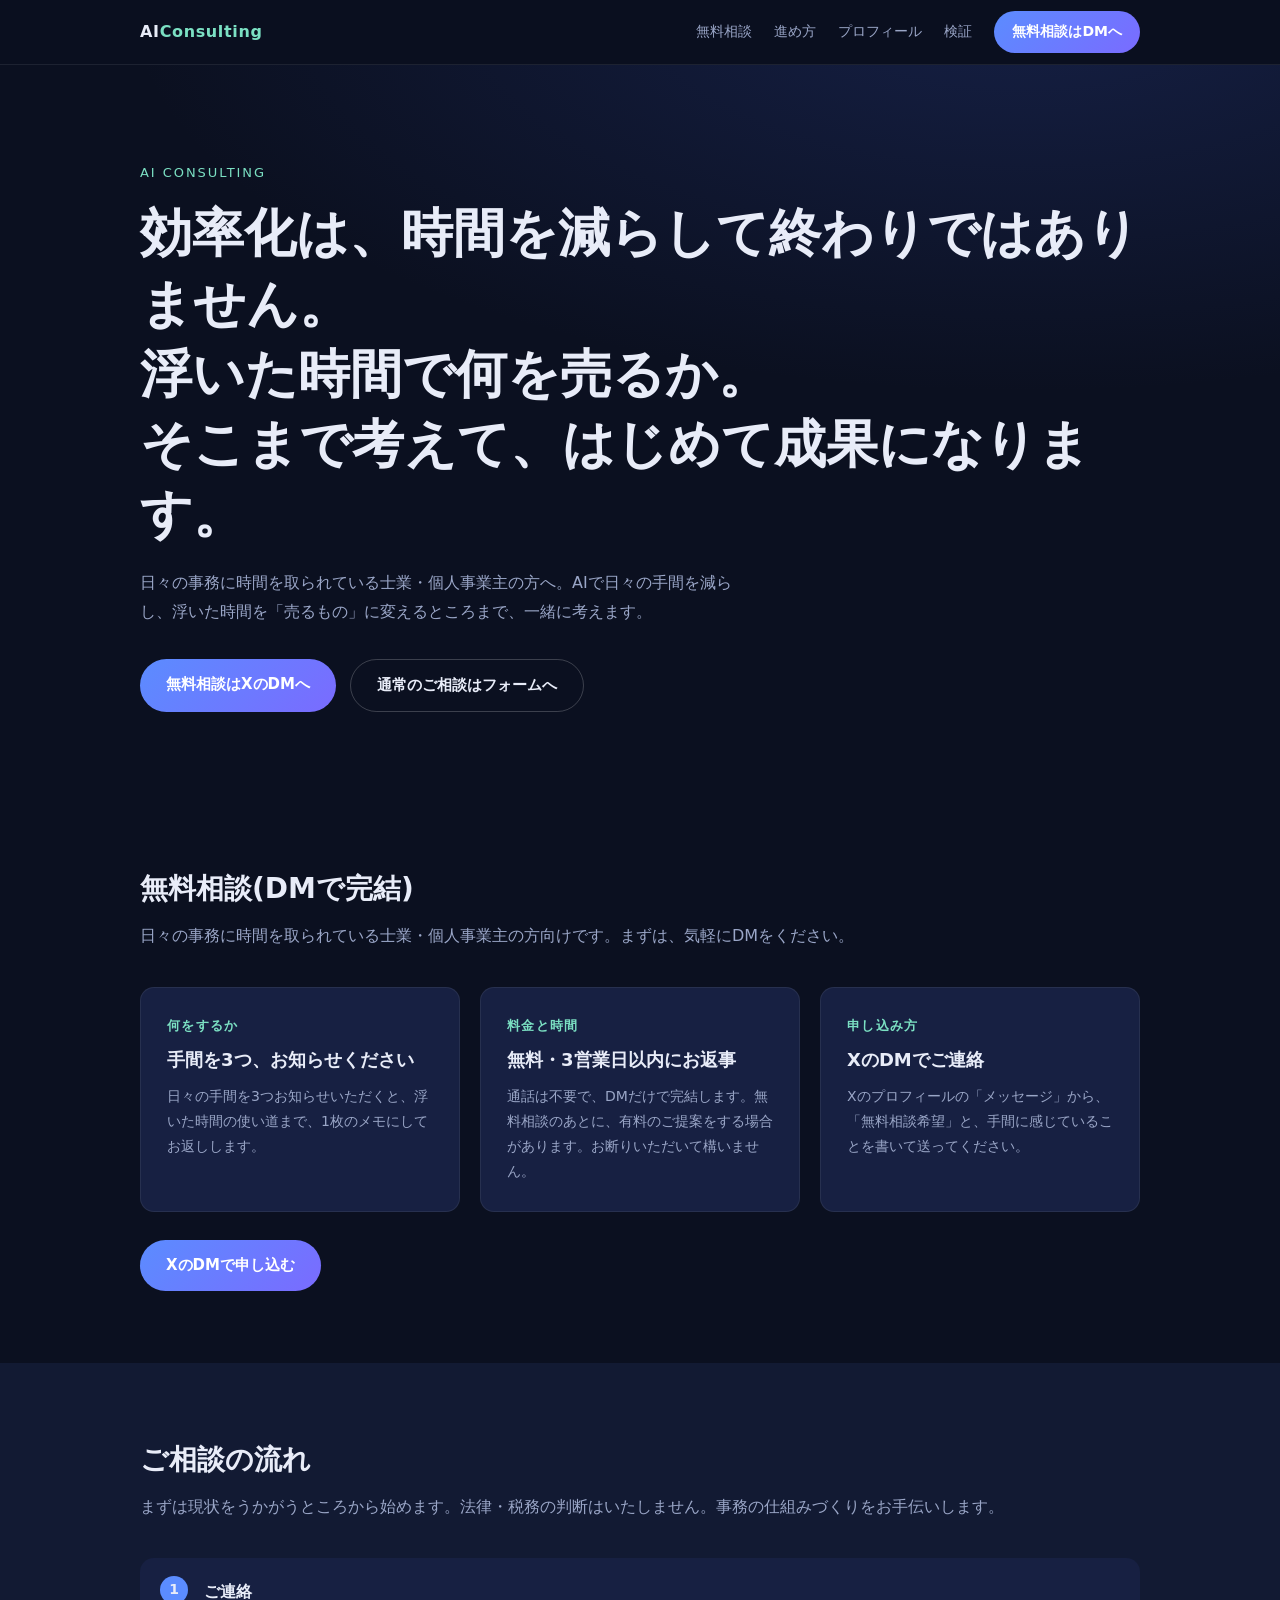
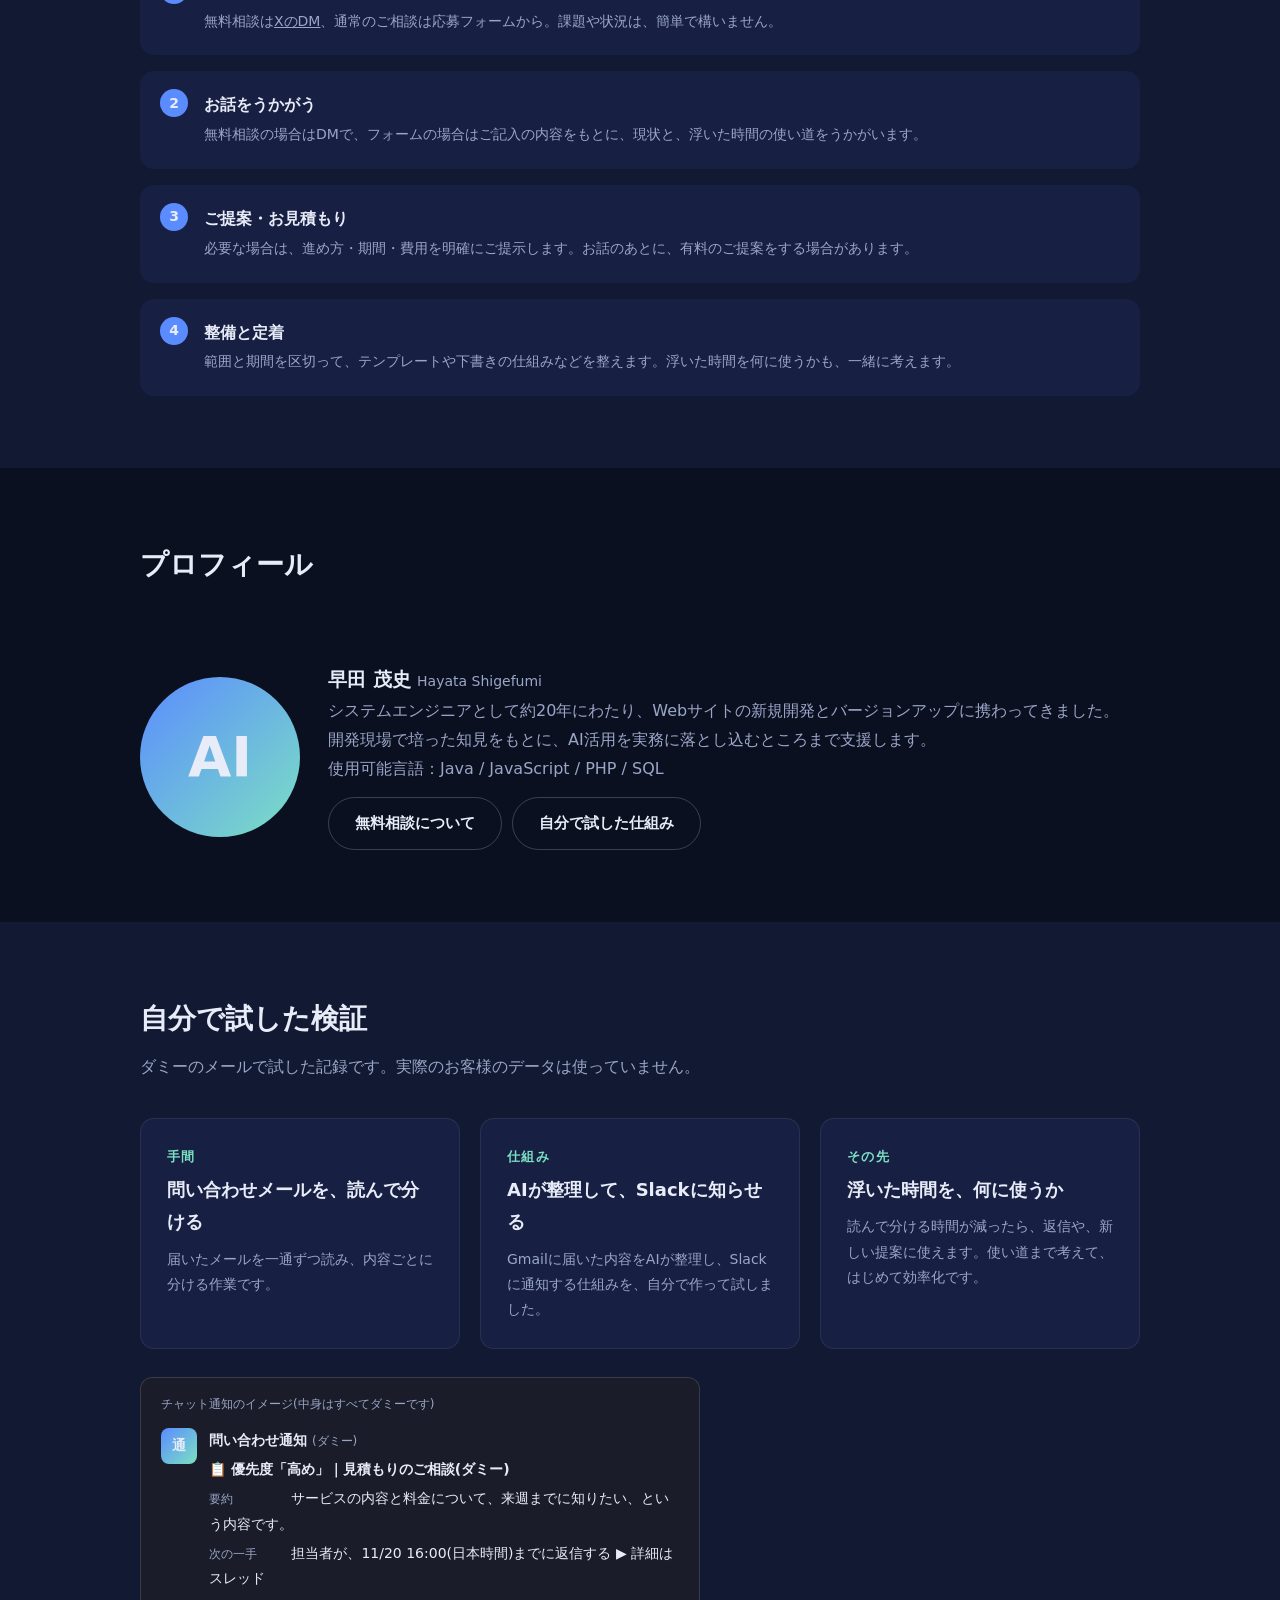
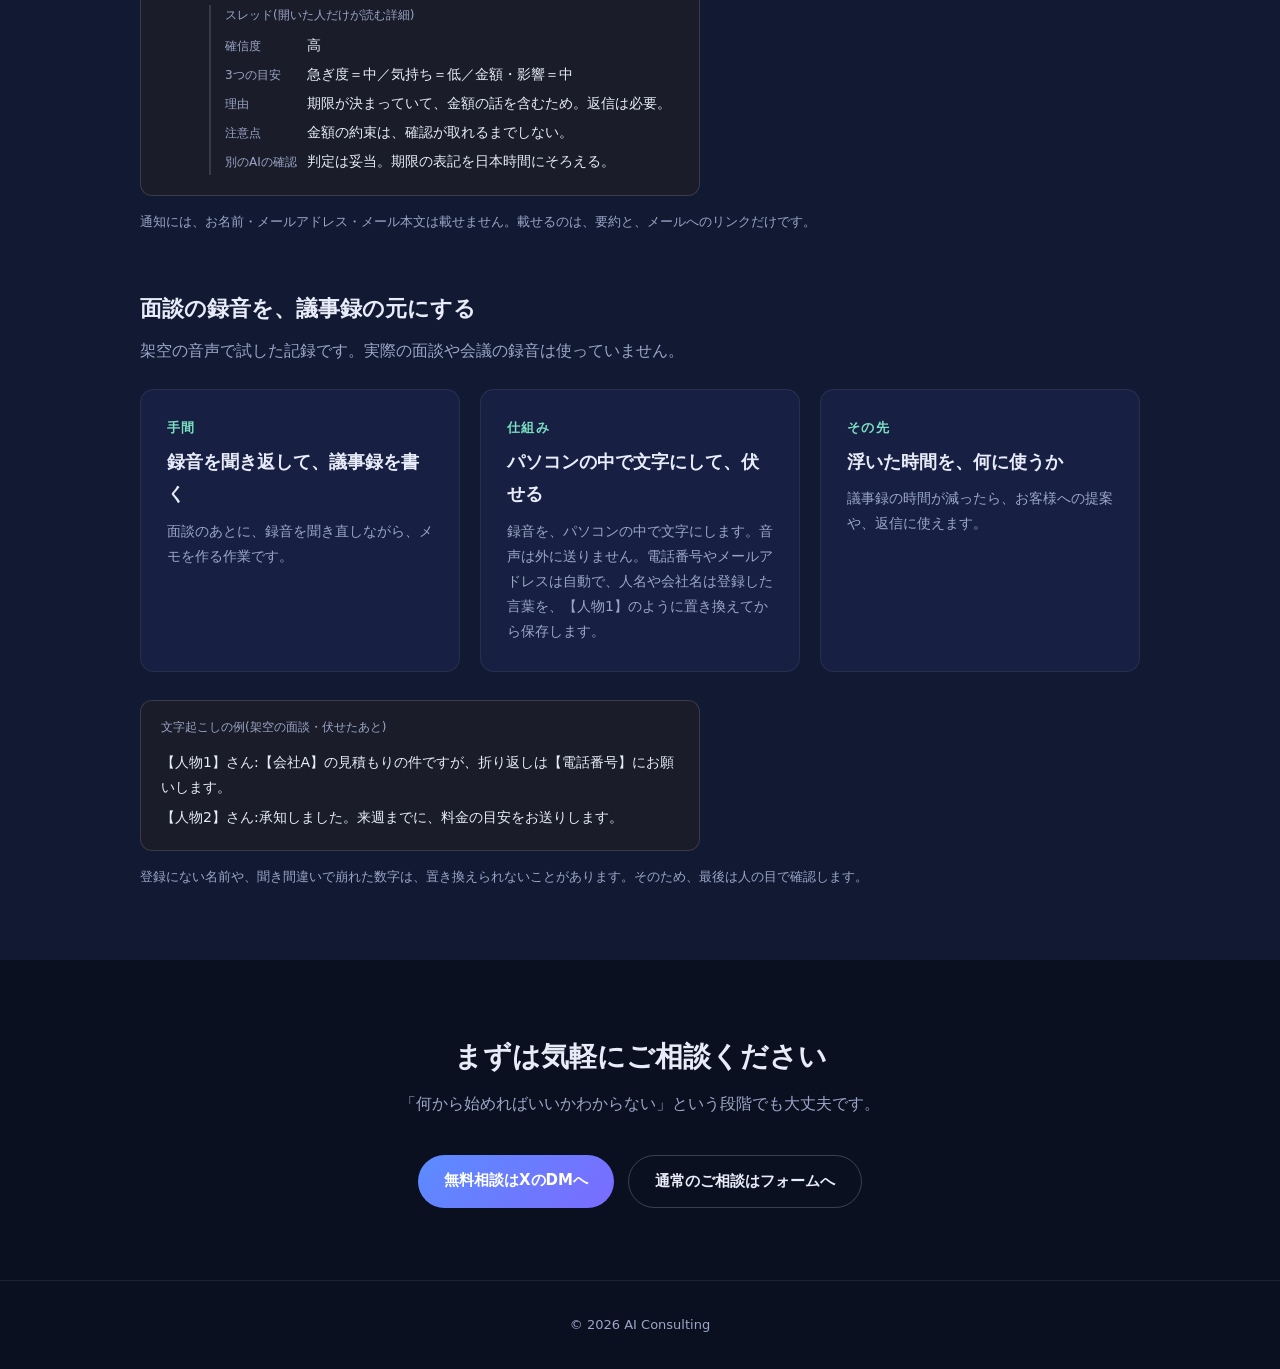
<file: index.html>
<!doctype html>
<html lang="ja">
<head>
<meta charset="utf-8">
<meta name="viewport" content="width=device-width, initial-scale=1">
<title>AIコンサルタント | 事務をAIで楽にし、浮いた時間の使い道まで考える</title>
<meta name="description" content="日々の事務に時間を取られている士業・個人事業主の方向けに、AIで手間を減らし、浮いた時間で何を売るかまで一緒に考えるAIコンサルタントのサイトです。">
<link rel="stylesheet" href="style.css">
</head>
<body>
<header>
  <div class="wrap">
    <a href="index.html" class="logo">AI<span>Consulting</span></a>
    <nav>
      <a href="#free" class="hide">無料相談</a>
      <a href="#flow" class="hide">進め方</a>
      <a href="#about" class="hide">プロフィール</a>
      <a href="#verify" class="hide">検証</a>
      <a href="https://x.com/kuronekoChance" target="_blank" rel="noopener" class="btn">無料相談はDMへ</a>
    </nav>
  </div>
</header>

<main>
  <div class="hero">
    <div class="wrap">
      <div class="tag">AI CONSULTING</div>
      <h1>効率化は、時間を減らして終わりではありません。<br>浮いた時間で何を売るか。<br>そこまで考えて、はじめて成果になります。</h1>
      <p>日々の事務に時間を取られている士業・個人事業主の方へ。AIで日々の手間を減らし、浮いた時間を「売るもの」に変えるところまで、一緒に考えます。</p>
      <div class="cta">
        <a href="https://x.com/kuronekoChance" target="_blank" rel="noopener" class="btn">無料相談はXのDMへ</a>
        <a href="apply.html" class="btn ghost">通常のご相談はフォームへ</a>
      </div>
    </div>
  </div>

  <section id="free">
    <div class="wrap">
      <h2>無料相談(DMで完結)</h2>
      <p class="lead">日々の事務に時間を取られている士業・個人事業主の方向けです。まずは、気軽にDMをください。</p>
      <div class="grid">
        <div class="card">
          <div class="num">何をするか</div>
          <h3>手間を3つ、お知らせください</h3>
          <p>日々の手間を3つお知らせいただくと、浮いた時間の使い道まで、1枚のメモにしてお返しします。</p>
        </div>
        <div class="card">
          <div class="num">料金と時間</div>
          <h3>無料・3営業日以内にお返事</h3>
          <p>通話は不要で、DMだけで完結します。無料相談のあとに、有料のご提案をする場合があります。お断りいただいて構いません。</p>
        </div>
        <div class="card">
          <div class="num">申し込み方</div>
          <h3>XのDMでご連絡</h3>
          <p>Xのプロフィールの「メッセージ」から、「無料相談希望」と、手間に感じていることを書いて送ってください。</p>
        </div>
      </div>
      <p style="margin-top:28px"><a href="https://x.com/kuronekoChance" target="_blank" rel="noopener" class="btn">XのDMで申し込む</a></p>
    </div>
  </section>

  <section id="flow" class="alt">
    <div class="wrap">
      <h2>ご相談の流れ</h2>
      <p class="lead">まずは現状をうかがうところから始めます。法律・税務の判断はいたしません。事務の仕組みづくりをお手伝いします。</p>
      <ol class="steps">
        <li><b>ご連絡</b><span>無料相談は<a href="https://x.com/kuronekoChance" target="_blank" rel="noopener" style="text-decoration:underline">XのDM</a>、通常のご相談は応募フォームから。課題や状況は、簡単で構いません。</span></li>
        <li><b>お話をうかがう</b><span>無料相談の場合はDMで、フォームの場合はご記入の内容をもとに、現状と、浮いた時間の使い道をうかがいます。</span></li>
        <li><b>ご提案・お見積もり</b><span>必要な場合は、進め方・期間・費用を明確にご提示します。お話のあとに、有料のご提案をする場合があります。</span></li>
        <li><b>整備と定着</b><span>範囲と期間を区切って、テンプレートや下書きの仕組みなどを整えます。浮いた時間を何に使うかも、一緒に考えます。</span></li>
      </ol>
    </div>
  </section>

  <section id="about">
    <div class="wrap">
      <h2>プロフィール</h2>
      <p class="lead">&nbsp;</p>
      <div class="profile">
        <div class="avatar">AI</div>
        <div>
          <h3>早田 茂史 <span style="color:var(--muted);font-weight:400;font-size:14px">Hayata Shigefumi</span></h3>
          <p style="color:var(--muted)">システムエンジニアとして約20年にわたり、Webサイトの新規開発とバージョンアップに携わってきました。<br>開発現場で培った知見をもとに、AI活用を実務に落とし込むところまで支援します。<br>使用可能言語：Java / JavaScript / PHP / SQL</p>
          <p style="margin-top:14px;display:flex;gap:10px;flex-wrap:wrap"><a href="#free" class="btn ghost">無料相談について</a><a href="#verify" class="btn ghost">自分で試した仕組み</a></p>
        </div>
      </div>
    </div>
  </section>

  <section id="verify" class="alt">
    <div class="wrap">
      <h2>自分で試した検証</h2>
      <p class="lead">ダミーのメールで試した記録です。実際のお客様のデータは使っていません。</p>
      <div class="grid">
        <div class="card">
          <div class="num">手間</div>
          <h3>問い合わせメールを、読んで分ける</h3>
          <p>届いたメールを一通ずつ読み、内容ごとに分ける作業です。</p>
        </div>
        <div class="card">
          <div class="num">仕組み</div>
          <h3>AIが整理して、Slackに知らせる</h3>
          <p>Gmailに届いた内容をAIが整理し、Slackに通知する仕組みを、自分で作って試しました。</p>
        </div>
        <div class="card">
          <div class="num">その先</div>
          <h3>浮いた時間を、何に使うか</h3>
          <p>読んで分ける時間が減ったら、返信や、新しい提案に使えます。使い道まで考えて、はじめて効率化です。</p>
        </div>
      </div>
      <div class="mock" role="group" aria-label="通知のイメージ(ダミー)">
        <div class="mock-bar">チャット通知のイメージ(中身はすべてダミーです)</div>
        <div class="mock-msg">
          <div class="mock-ava">通</div>
          <div>
            <div class="mock-name">問い合わせ通知 <span>(ダミー)</span></div>
            <p class="mock-line"><b>📋 優先度「高め」｜見積もりのご相談(ダミー)</b></p>
            <p class="mock-line"><span>要約</span>サービスの内容と料金について、来週までに知りたい、という内容です。</p>
            <p class="mock-line"><span>次の一手</span>担当者が、11/20 16:00(日本時間)までに返信する ▶ 詳細はスレッド</p>
          </div>
        </div>
        <div class="mock-thread">
          <div class="mock-thread-bar">スレッド(開いた人だけが読む詳細)</div>
          <p class="mock-line"><span>確信度</span>高</p>
          <p class="mock-line"><span>3つの目安</span>急ぎ度＝中／気持ち＝低／金額・影響＝中</p>
          <p class="mock-line"><span>理由</span>期限が決まっていて、金額の話を含むため。返信は必要。</p>
          <p class="mock-line"><span>注意点</span>金額の約束は、確認が取れるまでしない。</p>
          <p class="mock-line"><span>別のAIの確認</span>判定は妥当。期限の表記を日本時間にそろえる。</p>
        </div>
      </div>
      <p class="note" style="margin-top:14px">通知には、お名前・メールアドレス・メール本文は載せません。載せるのは、要約と、メールへのリンクだけです。</p>

      <h3 style="margin:56px 0 8px;font-size:22px">面談の録音を、議事録の元にする</h3>
      <p class="lead" style="margin-bottom:24px">架空の音声で試した記録です。実際の面談や会議の録音は使っていません。</p>
      <div class="grid">
        <div class="card">
          <div class="num">手間</div>
          <h3>録音を聞き返して、議事録を書く</h3>
          <p>面談のあとに、録音を聞き直しながら、メモを作る作業です。</p>
        </div>
        <div class="card">
          <div class="num">仕組み</div>
          <h3>パソコンの中で文字にして、伏せる</h3>
          <p>録音を、パソコンの中で文字にします。音声は外に送りません。電話番号やメールアドレスは自動で、人名や会社名は登録した言葉を、【人物1】のように置き換えてから保存します。</p>
        </div>
        <div class="card">
          <div class="num">その先</div>
          <h3>浮いた時間を、何に使うか</h3>
          <p>議事録の時間が減ったら、お客様への提案や、返信に使えます。</p>
        </div>
      </div>
      <div class="mock" role="group" aria-label="文字起こしの例(架空)">
        <div class="mock-bar">文字起こしの例(架空の面談・伏せたあと)</div>
        <p class="mock-line">【人物1】さん:【会社A】の見積もりの件ですが、折り返しは【電話番号】にお願いします。</p>
        <p class="mock-line">【人物2】さん:承知しました。来週までに、料金の目安をお送りします。</p>
      </div>
      <p class="note" style="margin-top:14px">登録にない名前や、聞き間違いで崩れた数字は、置き換えられないことがあります。そのため、最後は人の目で確認します。</p>
    </div>
  </section>

  <section class="cta-band">
    <div class="wrap">
      <h2>まずは気軽にご相談ください</h2>
      <p class="lead">「何から始めればいいかわからない」という段階でも大丈夫です。</p>
      <p style="display:flex;gap:14px;justify-content:center;flex-wrap:wrap">
        <a href="https://x.com/kuronekoChance" target="_blank" rel="noopener" class="btn">無料相談はXのDMへ</a>
        <a href="apply.html" class="btn ghost">通常のご相談はフォームへ</a>
      </p>
    </div>
  </section>
</main>

<footer>© 2026 AI Consulting</footer>
</body>
</html>
</file>
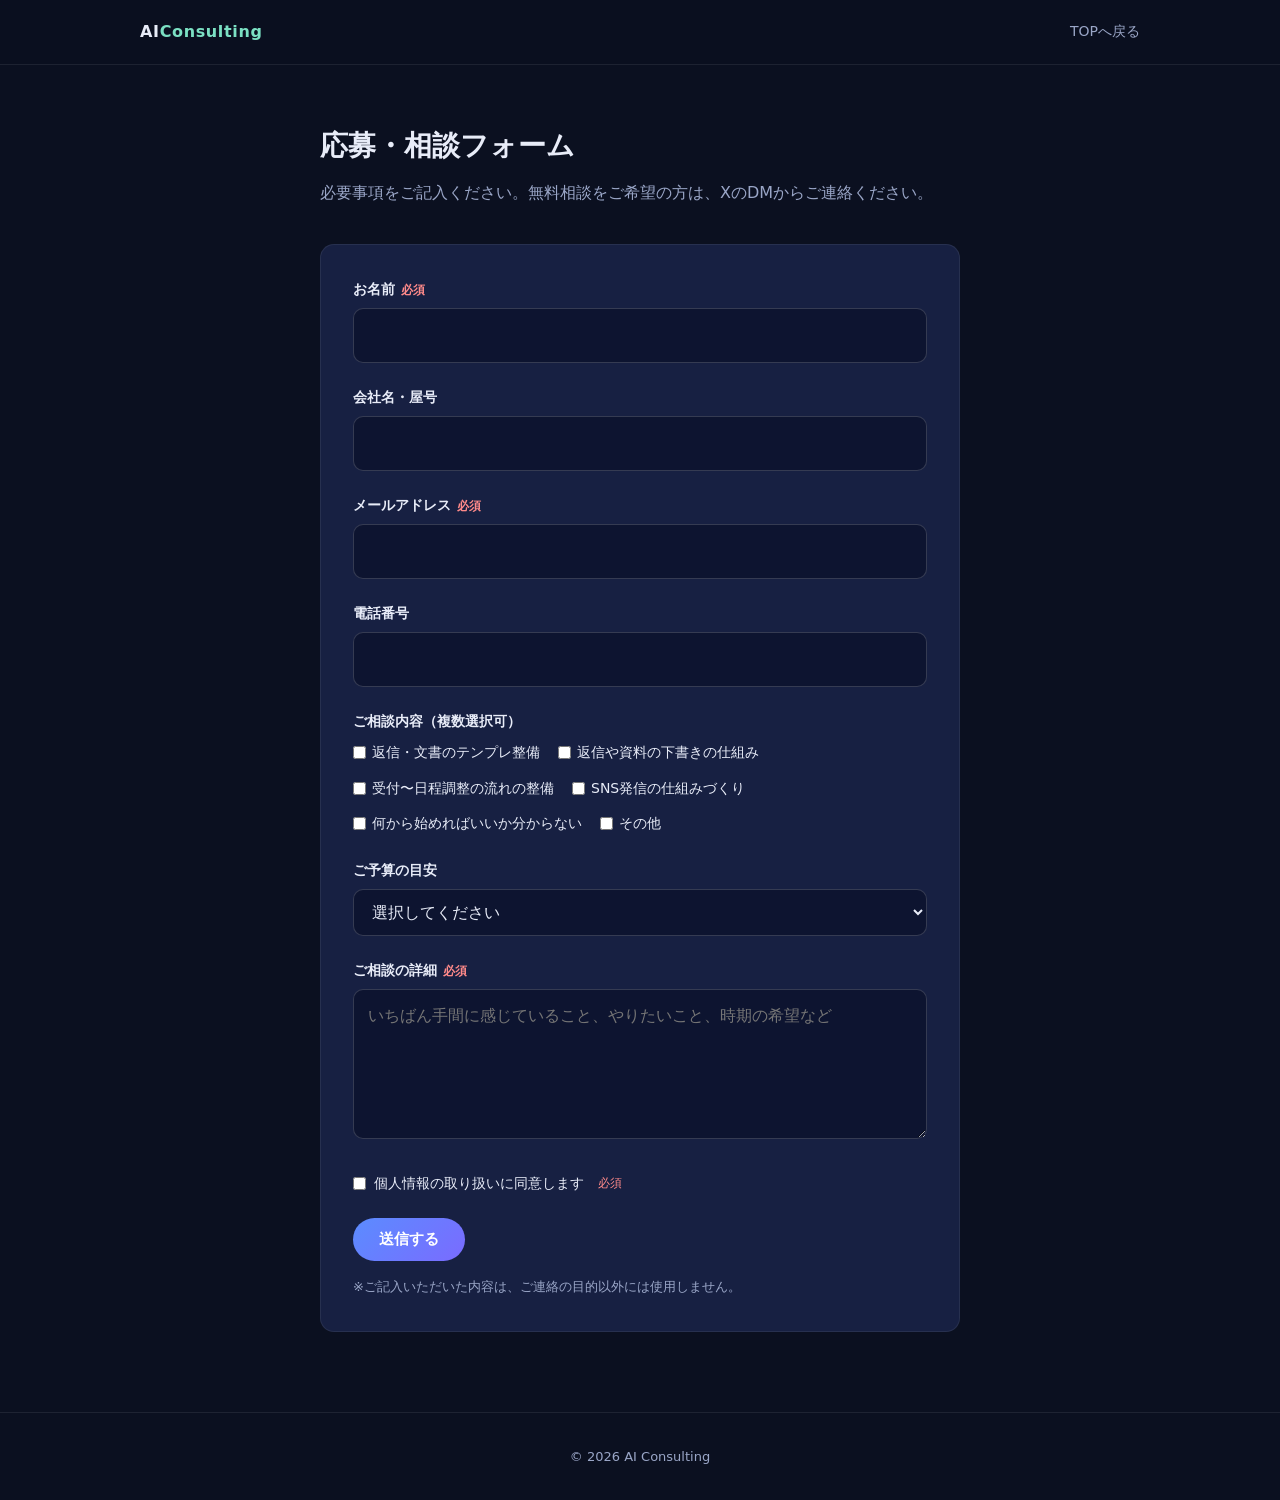
<file: apply.html>
<!doctype html>
<html lang="ja">
<head>
<meta charset="utf-8">
<meta name="viewport" content="width=device-width, initial-scale=1">
<title>応募フォーム | AIコンサルタント</title>
<link rel="stylesheet" href="style.css">
</head>
<body>
<header>
  <div class="wrap">
    <a href="index.html" class="logo">AI<span>Consulting</span></a>
    <nav><a href="index.html">TOPへ戻る</a></nav>
  </div>
</header>

<div class="form-wrap">
  <h2>応募・相談フォーム</h2>
  <p class="lead">必要事項をご記入ください。無料相談をご希望の方は、<a href="https://x.com/kuronekoChance" target="_blank" rel="noopener">XのDM</a>からご連絡ください。</p>

  <form id="apply" novalidate>
    <div class="field">
      <label for="name">お名前<span class="req">必須</span></label>
      <input type="text" id="name" name="name" autocomplete="name" required>
      <div class="error">お名前を入力してください。</div>
    </div>
    <div class="field">
      <label for="company">会社名・屋号</label>
      <input type="text" id="company" name="company" autocomplete="organization">
    </div>
    <div class="field">
      <label for="email">メールアドレス<span class="req">必須</span></label>
      <input type="email" id="email" name="email" autocomplete="email" required>
      <div class="error">正しいメールアドレスを入力してください。</div>
    </div>
    <div class="field">
      <label for="tel">電話番号</label>
      <input type="tel" id="tel" name="tel" autocomplete="tel">
    </div>
    <div class="field">
      <fieldset>
        <legend>ご相談内容（複数選択可）</legend>
        <div class="checks">
          <label><input type="checkbox" name="topic" value="テンプレ整備"> 返信・文書のテンプレ整備</label>
          <label><input type="checkbox" name="topic" value="下書きの仕組み"> 返信や資料の下書きの仕組み</label>
          <label><input type="checkbox" name="topic" value="受付・日程調整"> 受付〜日程調整の流れの整備</label>
          <label><input type="checkbox" name="topic" value="SNS発信"> SNS発信の仕組みづくり</label>
          <label><input type="checkbox" name="topic" value="何から始めるか"> 何から始めればいいか分からない</label>
          <label><input type="checkbox" name="topic" value="その他"> その他</label>
        </div>
      </fieldset>
    </div>
    <div class="field">
      <label for="budget">ご予算の目安</label>
      <select id="budget" name="budget">
        <option value="">選択してください</option>
        <option>未定・相談したい</option>
        <option>〜10万円</option>
        <option>10〜30万円</option>
        <option>30万円以上</option>
      </select>
    </div>
    <div class="field">
      <label for="message">ご相談の詳細<span class="req">必須</span></label>
      <textarea id="message" name="message" required placeholder="いちばん手間に感じていること、やりたいこと、時期の希望など"></textarea>
      <div class="error">ご相談内容を入力してください。</div>
    </div>
    <div class="field">
      <label style="font-weight:400;display:flex;gap:8px;align-items:center">
        <input type="checkbox" id="agree" required> 個人情報の取り扱いに同意します<span class="req">必須</span>
      </label>
      <div class="error">同意が必要です。</div>
    </div>
    <button type="submit" class="btn">送信する</button>
    <p class="note" style="margin-top:14px">※ご記入いただいた内容は、ご連絡の目的以外には使用しません。</p>
  </form>

  <div class="thanks" id="thanks">
    <h2>送信ありがとうございました</h2>
    <p class="lead">内容を確認のうえ、ご連絡します。</p>
    <a href="index.html" class="btn ghost">TOPへ戻る</a>
  </div>
</div>

<footer>© 2026 AI Consulting</footer>

<script>
// 送信先の設定：Formspree等のURLを入れると実際に送信されます。空のままだと画面表示のみ（送信されません）。
const ENDPOINT = "https://formsubmit.co/ajax/3cb8af51d5ffb3a76a543c7719edb8b9";

const form = document.getElementById("apply");
const check = (id, ok) => document.getElementById(id).closest(".field").classList.toggle("invalid", !ok);

form.addEventListener("submit", async (e) => {
  e.preventDefault();
  const v = (id) => document.getElementById(id).value.trim();
  const results = [
    ["name", v("name") !== ""],
    ["email", /^[^\s@]+@[^\s@]+\.[^\s@]+$/.test(v("email"))],
    ["message", v("message") !== ""],
    ["agree", document.getElementById("agree").checked],
  ];
  results.forEach(([id, ok]) => check(id, ok));
  if (results.some(([, ok]) => !ok)) return;

  if (ENDPOINT) {
    try {
      const res = await fetch(ENDPOINT, {
        method: "POST",
        headers: { Accept: "application/json" },
        body: new FormData(form),
      });
      if (!res.ok) throw new Error();
    } catch {
      alert("送信に失敗しました。時間をおいて再度お試しください。");
      return;
    }
  }
  form.style.display = "none";
  document.getElementById("thanks").style.display = "block";
  window.scrollTo({ top: 0, behavior: "smooth" });
});
</script>
</body>
</html>
</file>
<file: style.css>
:root {
  --bg: #0b1020;
  --bg2: #121a33;
  --card: #172042;
  --text: #e8ecf8;
  --muted: #9aa6c7;
  --accent: #5b8cff;
  --accent2: #7be0c3;
  --radius: 14px;
}
* { box-sizing: border-box; margin: 0; padding: 0; }
html { scroll-behavior: smooth; }
body {
  font-family: "Hiragino Sans", "Yu Gothic UI", "Meiryo", system-ui, sans-serif;
  background: var(--bg);
  color: var(--text);
  line-height: 1.8;
}
a { color: inherit; text-decoration: none; }
.wrap { max-width: 1040px; margin: 0 auto; padding: 0 20px; }

header {
  position: sticky; top: 0; z-index: 10;
  background: rgba(11,16,32,.85); backdrop-filter: blur(8px);
  border-bottom: 1px solid #ffffff14;
}
header .wrap { display: flex; align-items: center; justify-content: space-between; height: 64px; }
.logo { font-weight: 700; letter-spacing: .04em; }
.logo span { color: var(--accent2); }
nav { display: flex; gap: 22px; align-items: center; font-size: 14px; color: var(--muted); }
nav a:hover { color: var(--text); }

.btn {
  display: inline-block; padding: 12px 26px; border-radius: 999px;
  background: linear-gradient(135deg, var(--accent), #7a6bff);
  color: #fff; font-weight: 700; border: 0; cursor: pointer; font-size: 15px;
}
.btn:hover { filter: brightness(1.1); }
.btn.ghost { background: transparent; border: 1px solid #ffffff33; color: var(--text); }
nav .btn { padding: 8px 18px; font-size: 14px; color: #fff; }

.hero { padding: 96px 0 80px; background: radial-gradient(900px 400px at 80% -10%, #2a3f8f55, transparent); }
.hero .tag { color: var(--accent2); font-size: 13px; letter-spacing: .15em; }
.hero h1 { font-size: clamp(30px, 5.5vw, 52px); line-height: 1.35; margin: 14px 0 20px; }
.hero p { color: var(--muted); max-width: 620px; margin-bottom: 32px; }
.hero .cta { display: flex; gap: 14px; flex-wrap: wrap; }

section { padding: 72px 0; }
section.alt { background: var(--bg2); }
h2 { font-size: 28px; margin-bottom: 8px; }
.lead { color: var(--muted); margin-bottom: 36px; }

.grid { display: grid; gap: 20px; grid-template-columns: repeat(auto-fit, minmax(260px, 1fr)); }
.card { background: var(--card); border: 1px solid #ffffff12; border-radius: var(--radius); padding: 26px; }
.card .num { color: var(--accent2); font-weight: 700; font-size: 13px; letter-spacing: .1em; }
.card h3 { margin: 6px 0 8px; font-size: 18px; }
.card p { color: var(--muted); font-size: 14px; }

.steps { counter-reset: s; display: grid; gap: 16px; }
.steps li { list-style: none; background: var(--card); border-radius: var(--radius); padding: 20px 20px 20px 64px; position: relative; }
.steps li::before {
  counter-increment: s; content: counter(s);
  position: absolute; left: 20px; top: 18px; width: 28px; height: 28px; border-radius: 50%;
  background: var(--accent); display: grid; place-items: center; font-weight: 700; font-size: 14px;
}
.steps b { display: block; }
.steps span { color: var(--muted); font-size: 14px; }

.profile { display: grid; gap: 28px; grid-template-columns: 160px 1fr; align-items: center; }
.avatar { width: 160px; height: 160px; border-radius: 50%; background: linear-gradient(135deg, var(--accent), var(--accent2)); display: grid; place-items: center; font-size: 56px; font-weight: 700; }
@media (max-width: 640px) { .profile { grid-template-columns: 1fr; } nav a.hide { display: none; } }

.cta-band { text-align: center; }

/* 通知のイメージ(ダミー) */
.mock { margin-top: 28px; max-width: 560px; background: #1a1d29; border: 1px solid #ffffff22; border-radius: 12px; padding: 16px 20px 20px; }
.mock-bar { color: var(--muted); font-size: 12px; margin-bottom: 12px; }
.mock-msg { display: flex; gap: 12px; }
.mock-ava { width: 36px; height: 36px; border-radius: 8px; background: linear-gradient(135deg, var(--accent), var(--accent2)); display: grid; place-items: center; font-weight: 700; font-size: 14px; flex: none; }
.mock-name { font-weight: 700; font-size: 14px; }
.mock-name span { color: var(--muted); font-weight: 400; font-size: 12px; }
.mock-line { font-size: 14px; margin-top: 4px; color: var(--text); }
.mock-line span { display: inline-block; min-width: 6.2em; margin-right: 8px; color: var(--muted); font-size: 12px; }
.mock-thread { margin: 14px 0 0 48px; padding-left: 14px; border-left: 2px solid #ffffff22; }
.mock-thread-bar { color: var(--muted); font-size: 12px; margin-bottom: 6px; }
footer { padding: 32px 0; text-align: center; color: var(--muted); font-size: 13px; border-top: 1px solid #ffffff14; }

/* form */
.form-wrap { max-width: 680px; margin: 0 auto; padding: 56px 20px 80px; }
form { background: var(--card); border-radius: var(--radius); padding: 32px; border: 1px solid #ffffff12; }
.field { margin-bottom: 22px; }
label, legend { display: block; font-weight: 700; font-size: 14px; margin-bottom: 6px; }
.req { color: #ff8a8a; font-size: 12px; margin-left: 6px; }
input[type=text], input[type=email], input[type=tel], select, textarea {
  width: 100%; padding: 12px 14px; border-radius: 10px; border: 1px solid #ffffff2a;
  background: #0d1430; color: var(--text); font: inherit;
}
input:focus, select:focus, textarea:focus { outline: 2px solid var(--accent); border-color: transparent; }
textarea { min-height: 150px; resize: vertical; }
fieldset { border: 0; }
.checks { display: flex; flex-wrap: wrap; gap: 10px 18px; }
.checks label { font-weight: 400; display: flex; gap: 6px; align-items: center; margin: 0; }
.error { color: #ff8a8a; font-size: 13px; margin-top: 4px; display: none; }
.field.invalid .error { display: block; }
.field.invalid input, .field.invalid select, .field.invalid textarea { border-color: #ff8a8a; }
.note { color: var(--muted); font-size: 13px; }
.thanks { display: none; text-align: center; padding: 40px 10px; }
.thanks h2 { color: var(--accent2); }
</file>
